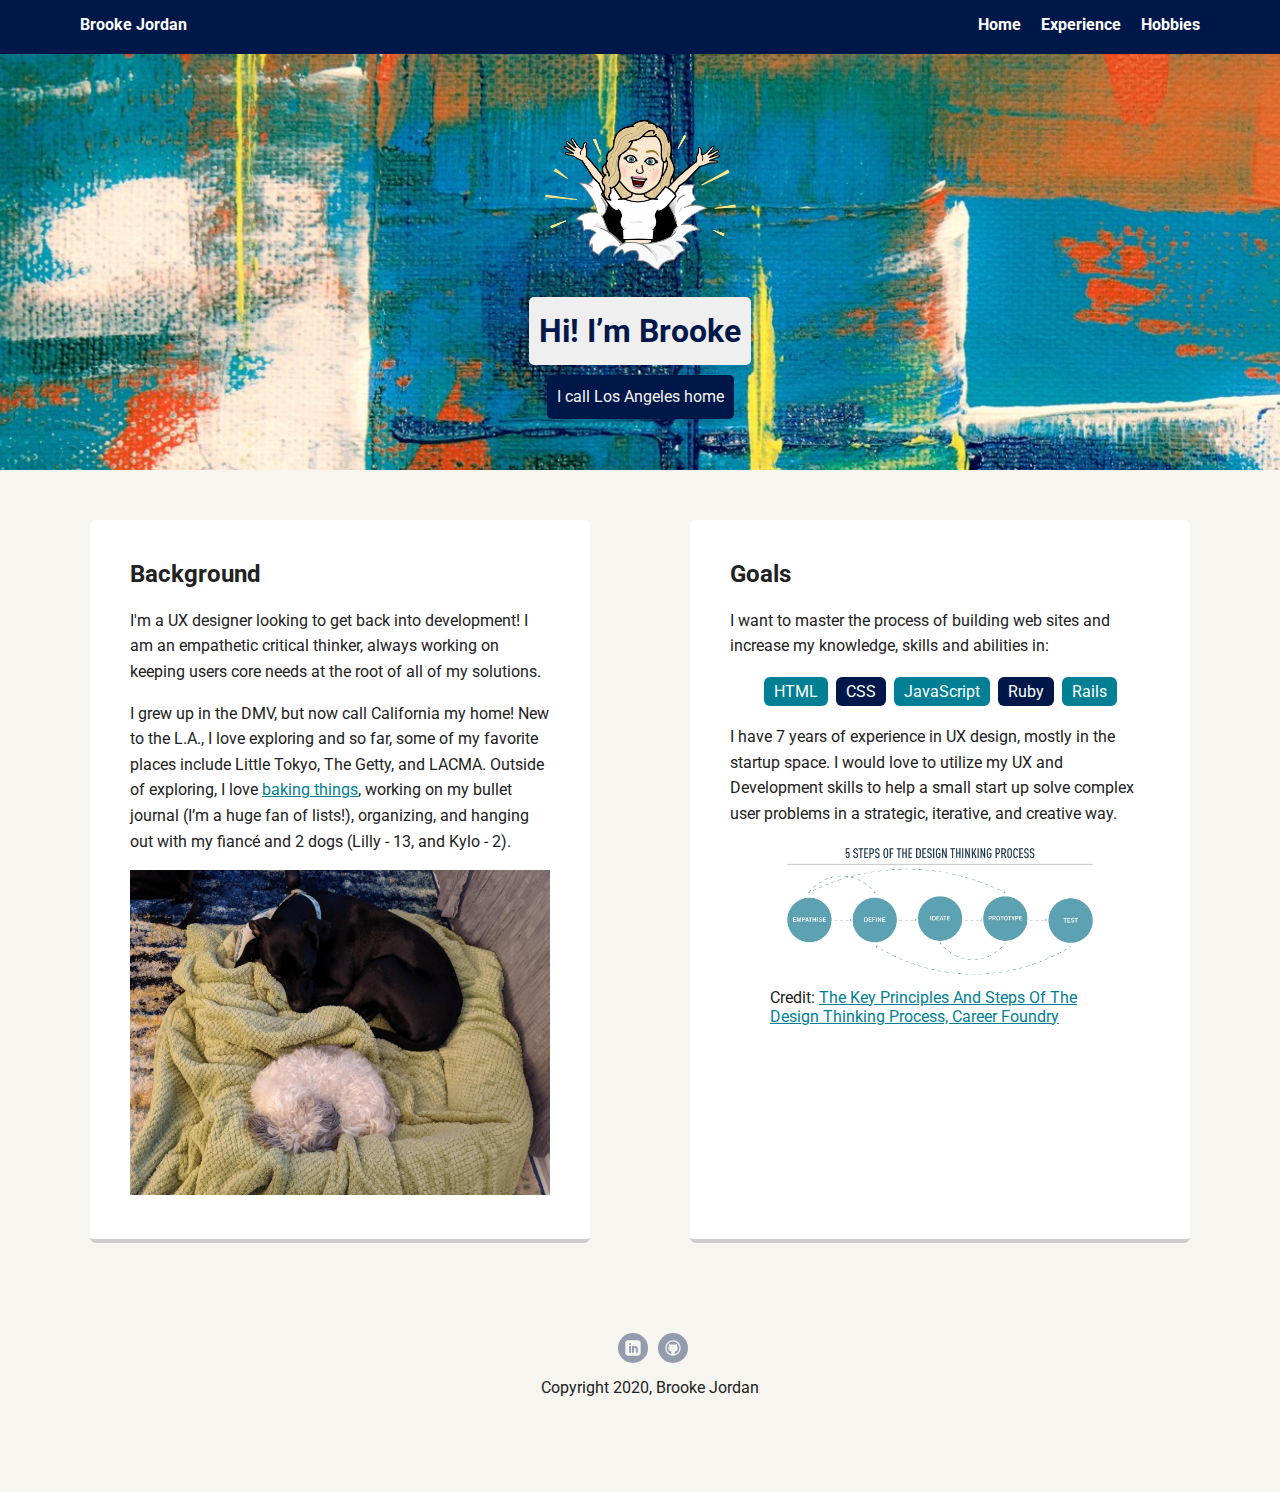
<file: index.html>
<!doctype html>
<html lang="en">
<head>
  <meta charset="utf-8">
  <title>Brooke Jordan's Profile</title>
  <meta name="viewport" content="width=device-width, initial-scale=1.0">
  <link rel="stylesheet" href="styles.css">
  <link href="https://fonts.googleapis.com/css?family=Muli%7CRoboto:400,300,500,700,900" rel="stylesheet"></head>
  <body>

    <nav class="main-nav">
        <ul class="nav">
          <li class="name">Brooke Jordan</li>
          <li><a href="index.html">Home</a></li>
          <li><a href="experience.html">Experience</a></li>
          <li><a href="hobbies.html">Hobbies</a></li>
        </ul>
      </nav>

    <header>
      <img src="images/bitmoji-brooke.png" alt="Bitmoji illustration of Brooke Jordan popping out of the page" class="profile-image">
      <h1 class="tag name">Hi! I’m Brooke</h1>
      <p class="tag location">I call Los Angeles home</p>
    </header>

    <main class="flex">
      <section class="intro-card">
        <h2>Background</h2>
        <p>I'm a UX designer looking to get back into development! I am an empathetic critical thinker, always working on keeping users core needs at the root of all of my solutions.</p>
        <p>I grew up in the DMV, but now call California my home! New to the L.A., I love exploring and so far, some of my favorite places include Little Tokyo, The Getty, and LACMA. Outside of exploring, I love <a href="https://www.instagram.com/brookebakesthings/" target="blank">baking things</a>, working on my bullet journal (I’m a huge fan of lists!), organizing, and hanging out with my fiancé and 2 dogs (Lilly - 13, and Kylo - 2).</p>
        <img class="card-img" src="images/kylo-lilly.jpg" alt="2 dogs sleeping next to each other." title="2 dogs sleeping next to each other">
      </section> 

      <section class="intro-card">
        <h2>Goals</h2>
        <p>I want to master the process of building web sites and increase my knowledge, skills and abilities in:</p>
        <ul class="skills">
          <li>HTML</li>
          <li>CSS</li>
          <li>JavaScript</li>
          <li>Ruby</li>
          <li>Rails</li>
        </ul>
        <p>I have 7 years of experience in UX design, mostly in the startup space. I would love to utilize my UX and Development skills to help a small start up solve complex user problems in a strategic, iterative, and creative way.</p>
        <figure>
          <img class="card-img" src="images/design-thinking.jpg" alt="Graphic of the design thinking process: Empathise, Define, Ideate, Prototype, Test.">
          <figcaption>Credit: <a href="https://careerfoundry.com/en/blog/ux-design/design-thinking-process/" target="blank">The Key Principles And Steps Of The Design Thinking Process, Career Foundry</a></figcaption>
        </figure>
      </section> 
    </main>

    <footer>
      <ul>
        <li><a href="https://www.linkedin.com/in/brooke-jordan-70976350/" target="blank" class="social linkedin">LinkedIn</a></li>
        <li><a href="https://github.com/brookelorraine8" target="blank" class="social github">Github</a></li>
      </ul>
      <p class="copyright">Copyright 2020, Brooke Jordan</p>
    </footer>
  </body>
  </html>
</file>
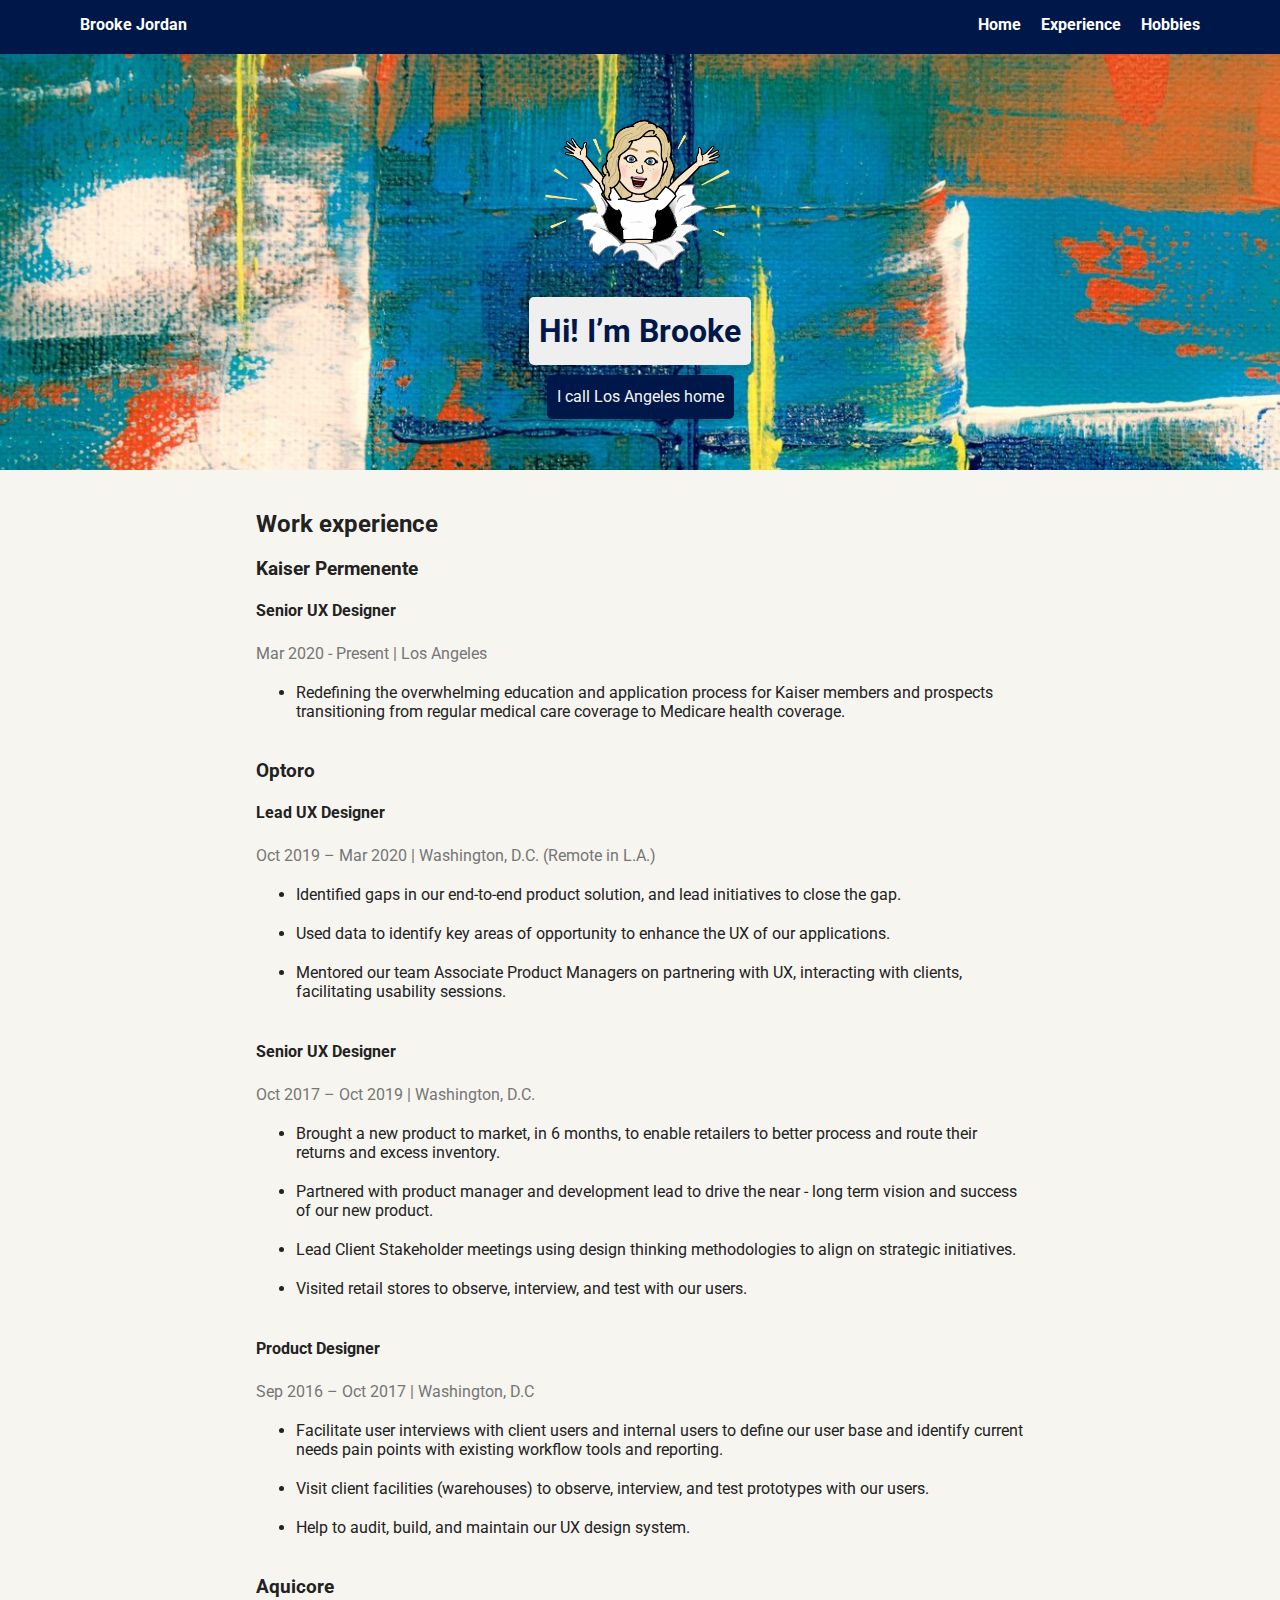
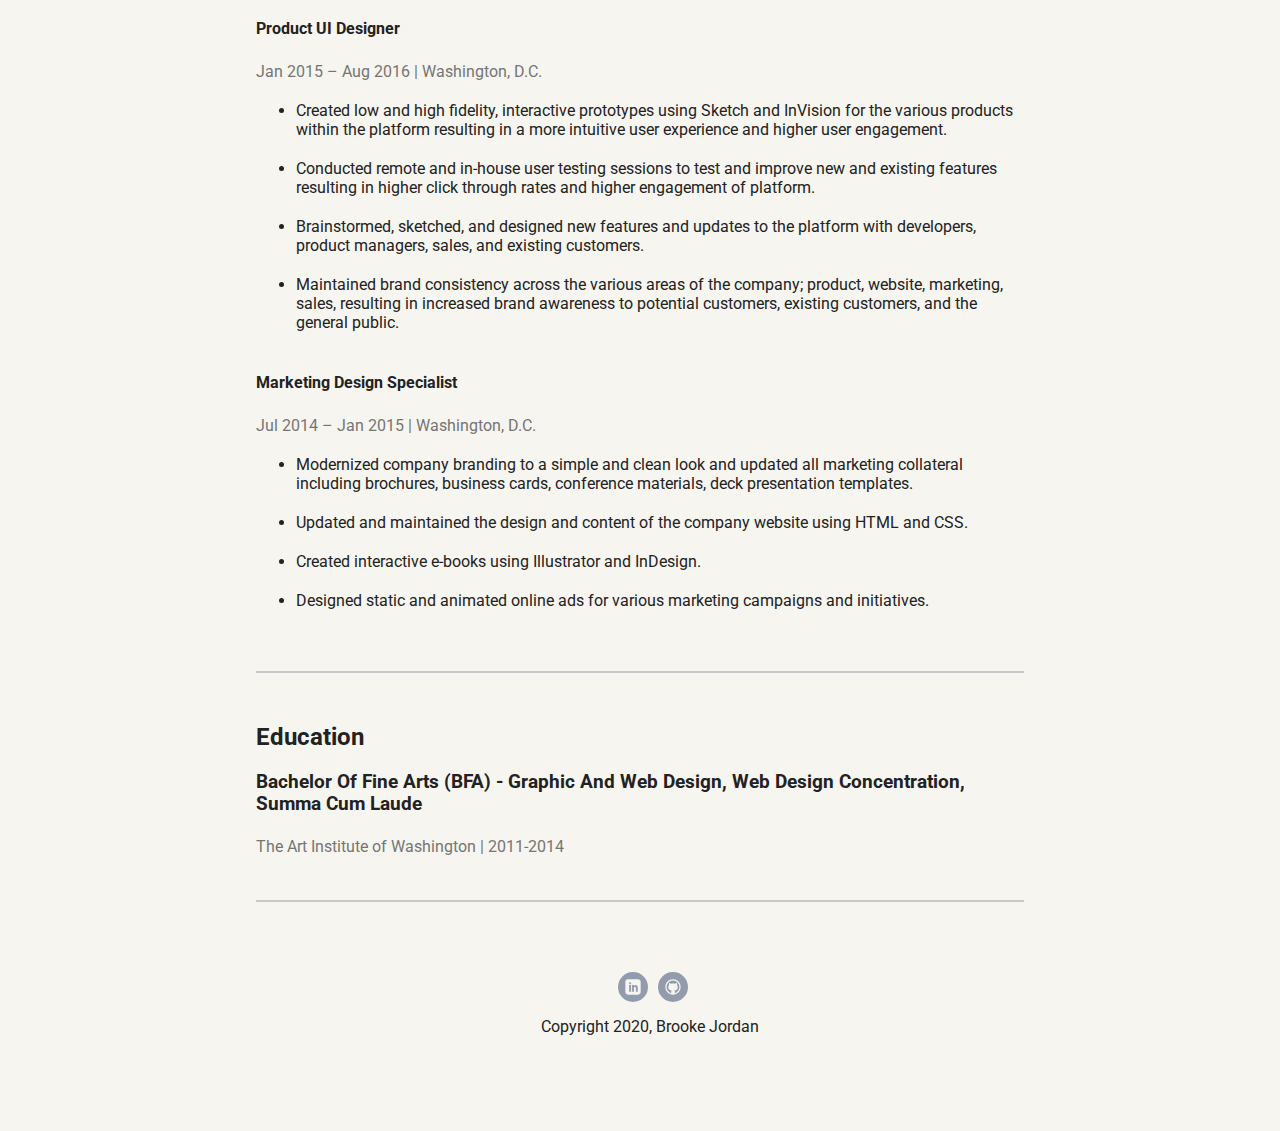
<file: experience.html>
<!doctype html>
<html lang="en">
<head>
  <meta charset="utf-8">
  <title>Brooke Jordan's Profile</title>
  <meta name="viewport" content="width=device-width, initial-scale=1.0">
  <link rel="stylesheet" href="styles.css">
  <link href="https://fonts.googleapis.com/css?family=Muli%7CRoboto:400,300,500,700,900" rel="stylesheet"></head>
  <body>

    <nav class="main-nav">
        <ul class="nav">
          <li class="name">Brooke Jordan</li>
          <li><a href="index.html">Home</a></li>
          <li><a href="experience.html">Experience</a></li>
          <li><a href="hobbies.html">Hobbies</a></li>
        </ul>
      </nav>

    <header>
      <img src="images/bitmoji-brooke.png" alt="Bitmoji illustration of Brooke Jordan popping out of the page" class="profile-image">
      <h1 class="tag name">Hi! I’m Brooke</h1>
      <p class="tag location">I call Los Angeles home</p>
    </header>

    <main>
      <section class="exp-container">
        <h2>Work experience</h2>
          <h3>Kaiser Permenente</h3>
            <h4>Senior UX Designer</h4>
            <p>Mar 2020 - Present | Los Angeles</p>
            <ul>
              <li>Redefining the overwhelming education and application process for Kaiser members and prospects transitioning from regular medical care coverage to Medicare health coverage.</li>
            </ul>

          <h3>Optoro</h3>
            <h4>Lead UX Designer</h4>
            <p>Oct 2019 – Mar 2020 | Washington, D.C. (Remote in L.A.)</p>
            <ul>
              <li>Identified gaps in our end-to-end product solution, and lead initiatives to close the gap.</li>
              <li>Used data to identify key areas of opportunity to enhance the UX of our applications.</li>
              <li>Mentored our team Associate Product Managers on partnering with UX, interacting with clients, facilitating usability sessions.</li>
            </ul>

            <h4>Senior UX Designer</h4>
            <p>Oct 2017 – Oct 2019 | Washington, D.C.</p>
            <ul>
              <li>Brought a new product to market, in 6 months, to enable retailers to better process and route their returns and excess inventory.</li>
              <li>Partnered with product manager and development lead to drive the near - long term vision and success of our new product.</li>
              <li>Lead Client Stakeholder meetings using design thinking methodologies to align on strategic initiatives.</li>
              <li>Visited retail stores to observe, interview, and test with our users.</li>
            </ul>

            <h4>Product Designer</h4>
            <p>Sep 2016 – Oct 2017 | Washington, D.C</p>
            <ul>
              <li>Facilitate user interviews with client users and internal users to define our user base and identify current needs pain points with existing workflow tools and reporting.</li>
              <li>Visit client facilities (warehouses) to observe, interview, and test prototypes with our users.</li>
              <li>Help to audit, build, and maintain our UX design system.</li>
            </ul>

          <h3>Aquicore</h3>
            <h4>Product UI Designer</h4>
            <p>Jan 2015 – Aug 2016 | Washington, D.C.</p>
            <ul>
              <li>Created low and high fidelity, interactive prototypes using Sketch and InVision for the various products within the platform resulting in a more intuitive user experience and higher user engagement.</li>
              <li>Conducted remote and in-house user testing sessions to test and improve new and existing features resulting in higher click through rates and higher engagement of platform.</li>
              <li>Brainstormed, sketched, and  designed new features and updates to the platform with developers, product managers, sales, and existing customers.</li>
              <li>Maintained brand consistency across the various areas of the company; product, website, marketing, sales, resulting in increased brand awareness to potential customers, existing customers, and the general public.</li>
            </ul>

            <h4>Marketing Design Specialist</h4>
            <p>Jul 2014 – Jan 2015 | Washington, D.C.</p>
            <ul>
              <li>Modernized company branding to a simple and clean look and updated all marketing collateral including brochures, business cards, conference materials, deck presentation templates.</li>
              <li>Updated and maintained the design and content of the company website using HTML and CSS.</li>
              <li>Created interactive e-books using Illustrator and InDesign.</li>
              <li>Designed static and animated online ads for various marketing campaigns and initiatives.</li>
            </ul>
      </section>
      <section class="exp-container">
        <h2>Education</h2>
          <h3>Bachelor Of Fine Arts (BFA) - Graphic And Web Design, Web Design Concentration, Summa Cum Laude</h3>
          <p>The Art Institute of Washington | 2011-2014</p>
      </section>

    </main>
    <footer>
      <ul>
        <li><a href="https://www.linkedin.com/in/brooke-jordan-70976350/" target="blank" class="social linkedin">LinkedIn</a></li>
        <li><a href="https://github.com/brookelorraine8" target="blank" class="social github">Github</a></li>
      </ul>
      <p class="copyright">Copyright 2020, Brooke Jordan</p>
    </footer>
  </body>
  </html>
</file>
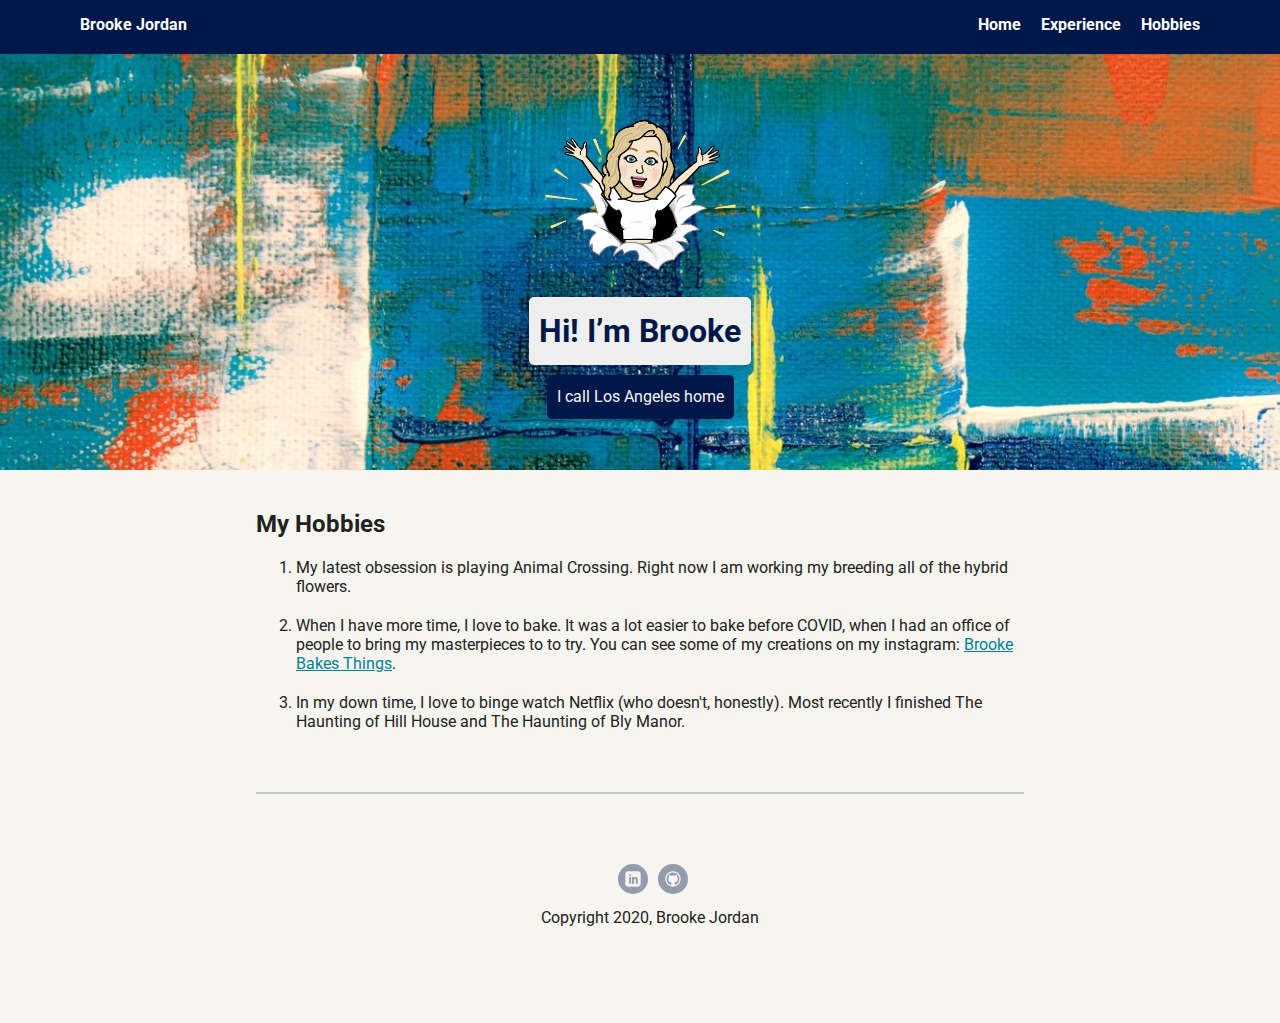
<file: hobbies.html>
<!doctype html>
<html lang="en">
<head>
  <meta charset="utf-8">
  <title>Brooke Jordan's Profile</title>
  <meta name="viewport" content="width=device-width, initial-scale=1.0">
  <link rel="stylesheet" href="styles.css">
  <link href="https://fonts.googleapis.com/css?family=Muli%7CRoboto:400,300,500,700,900" rel="stylesheet"></head>
  <body>

    <nav class="main-nav">
        <ul class="nav">
          <li class="name">Brooke Jordan</li>
          <li><a href="index.html">Home</a></li>
          <li><a href="experience.html">Experience</a></li>
          <li><a href="hobbies.html">Hobbies</a></li>
        </ul>
      </nav>

    <header>
      <img src="images/bitmoji-brooke.png" alt="Bitmoji illustration of Brooke Jordan popping out of the page" class="profile-image">
      <h1 class="tag name">Hi! I’m Brooke</h1>
      <p class="tag location">I call Los Angeles home</p>
    </header>

    <main>
      <section class="exp-container">
        <h2>My Hobbies</h2>
        <ol>
          <li>My latest obsession is playing Animal Crossing. Right now I am working my breeding all of the hybrid flowers.</li>
          <li>When I have more time, I love to bake. It was a lot easier to bake before COVID, when I had an office of people to bring my masterpieces to to try. You can see some of my creations on my instagram: <a href="https://www.instagram.com/brookebakesthings/" target="blank">Brooke Bakes Things</a>.</li>
          <li>In my down time, I love to binge watch Netflix (who doesn't, honestly). Most recently I finished The Haunting of Hill House and The Haunting of Bly Manor.</li>
        </ol>

      </section>

    </main>
    <footer>
      <ul>
        <li><a href="https://www.linkedin.com/in/brooke-jordan-70976350/" target="blank" class="social linkedin">LinkedIn</a></li>
        <li><a href="https://github.com/brookelorraine8" target="blank" class="social github">Github</a></li>
      </ul>
      <p class="copyright">Copyright 2020, Brooke Jordan</p>
    </footer>
  </body>
  </html>
</file>
<file: styles.css>
/* Global Layout Set-up */
* { 
  box-sizing: border-box;
}
  
body {
  margin: 0;
  padding: 0;
  text-align: center;
  font-family: 'Roboto', sans-serif;
  color: #222;
  background: #f7f5f0;
}

/* Link Styles */

a {
  text-decoration: underline;
  color: #017F95;
}
a:hover {
  color: #001849;
}

/* Section Styles */

.main-nav {
  width: 100%;
  background: #001849;
  min-height: 30px;
  padding: 10px;
  position: fixed;
  text-align: center;
}
.nav {
  display: flex;
  justify-content: space-around;
  font-weight: 700;
  list-style-type: none;
  margin: 0 auto;
  padding: 0;
}

.nav .name {
    display: block;
    margin-right: auto;
    color: white;
}
.nav li {
  padding: 5px 10px 10px 10px;
}
.nav a {
  transition: all .5s;
  color:#fff;
  text-decoration: none;
}
.nav a:hover {
  color: #c9c9c9;
}

header {
  text-align: center;
  background: url('images/background.jpg') no-repeat top center ;
  background-size: cover;
  overflow: hidden;
  padding-top: 60px;
}
header {
  line-height: 1.5;
}
header .profile-image {
  margin-top: 20px;
  width: 200px;
  height: 200px;
  /* border-radius: 50%; */
  /* border: 2px solid #fff; */
  transition: all .5s;
  /* background-color: #fff; */
}
header .profile-image:hover {
  transform: scale(1.3) rotate(-5deg);
}
.exp-container{
  margin: 0 20% 50px 20%;
  padding-bottom: 25px;
  max-width: 1000px;
  text-align:left;
  border-bottom: #c9c9c9 2px solid;
}
.exp-container li{
  padding-bottom: 20px;
}
.exp-container p{
  color: #757575;
}
.tag {
  background-color: #efefef;
  color: #001849;
  padding: 10px;
  border-radius: 5px;
  display: table;
  margin: 10px auto;
} 
.location {
  background-color: #001849;
  color: whitesmoke;
}
.intro-card{
  margin: 30px 10px;
  padding: 20px 40px 40px;
  max-width: 500px;
  text-align: left;
  background: #fff;
  border-bottom: 4px solid #ccc;
  border-radius: 6px;
  transition: all .5s;
}
.intro-card:hover {
  border-color: #E86C30;
}
.card-img{
  width: 100%;
}
ul.skills {
  padding: 0;
  text-align: center;
}

.skills li {
  border-radius: 6px;
  display: inline-block;
  background: #001849;
  color: white;
  padding: 5px 10px;
  margin: 2px;
}

.skills li:nth-child(odd) {
  background: #017F95;
}

footer {
  width: 100%;
  min-height: 30px;
  padding: 20px 0 40px 20px;
}

footer .copyright {
  top: -8px;
  font-size: .75em;
}

footer ul {
  list-style-type: none;
  margin: 0;
  padding: 0;
}

footer ul li {
  display: inline-block;
}

a.social {
  display: inline-block;
  text-indent: -9999px;
  margin-left: 5px;
  width: 30px;
  height: 30px;
  background-size: 30px 30px;
  opacity: .4;
  transition: all .5s;
}
a.twitter {
  background-image: url(images/twitter.svg);
}
a.linkedin {
  background-image: url(images/linkedin.svg);
}
a.github {
  background-image: url(images/github.svg);
}
a.social:hover {
  opacity: 1;
}
.clearfix {
  clear: both;
}

/* Styles for larger screens */
@media screen and (min-width: 720px) {
  
  .flex {
      display: -ms-flexbox;      /* TWEENER - IE 10 */
      display: flex; 
      max-width: 1200px;
      -ms-flex-pack: distribute;
      justify-content: space-around;
      margin: 0 auto;
  }

  header {
    min-height: 470px;
  }

  .nav {
    max-width: 1200px;
    padding: 0 30px;
  }


  main {
    padding-top: 20px;
  }

  main p {
    line-height: 1.6em;
  }

  footer {
    font-size: 1.3em;
    max-width: 1200px;
    margin: 40px auto;
  }

}
</file>
